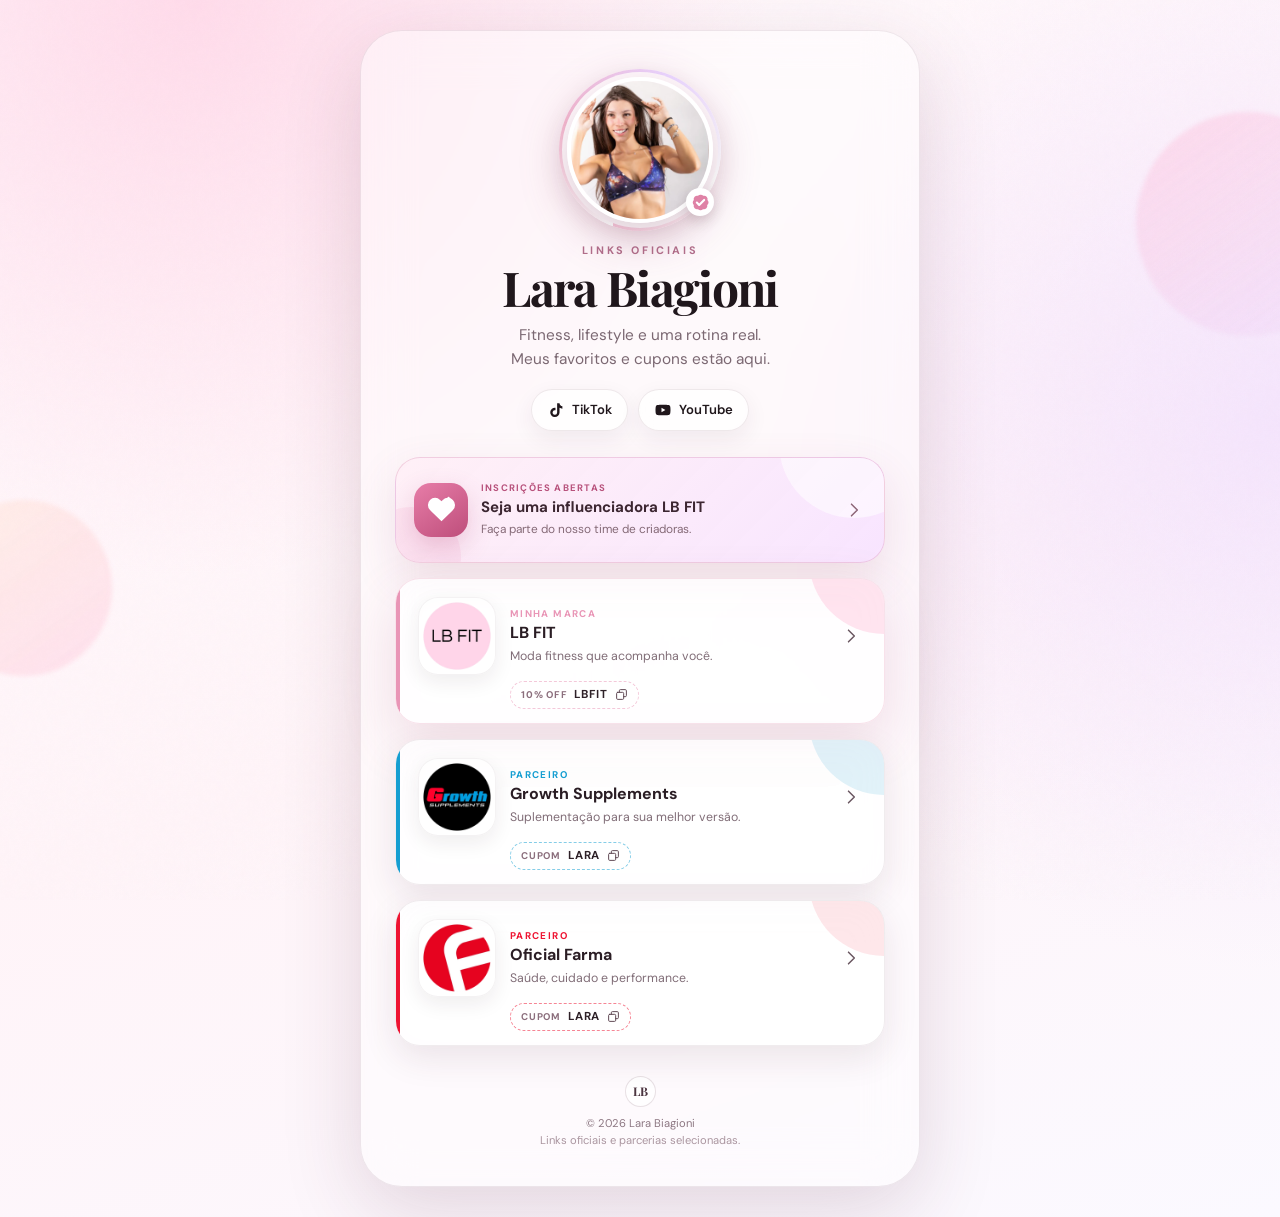
<file: index.html>
<!doctype html>
<html lang="pt-BR">
<head>
  <meta charset="utf-8">
  <meta name="viewport" content="width=device-width,initial-scale=1">
  <meta http-equiv="refresh" content="0; url=links/index.html">
  <title>Lara Biagioni</title>
  <link rel="canonical" href="https://larabiagioni.com.br/links/">
  <script>location.replace('links/index.html' + location.search + location.hash);</script>
</head>
<body><p><a href="links/index.html">Acessar os links oficiais de Lara Biagioni</a></p></body>
</html>
</file>
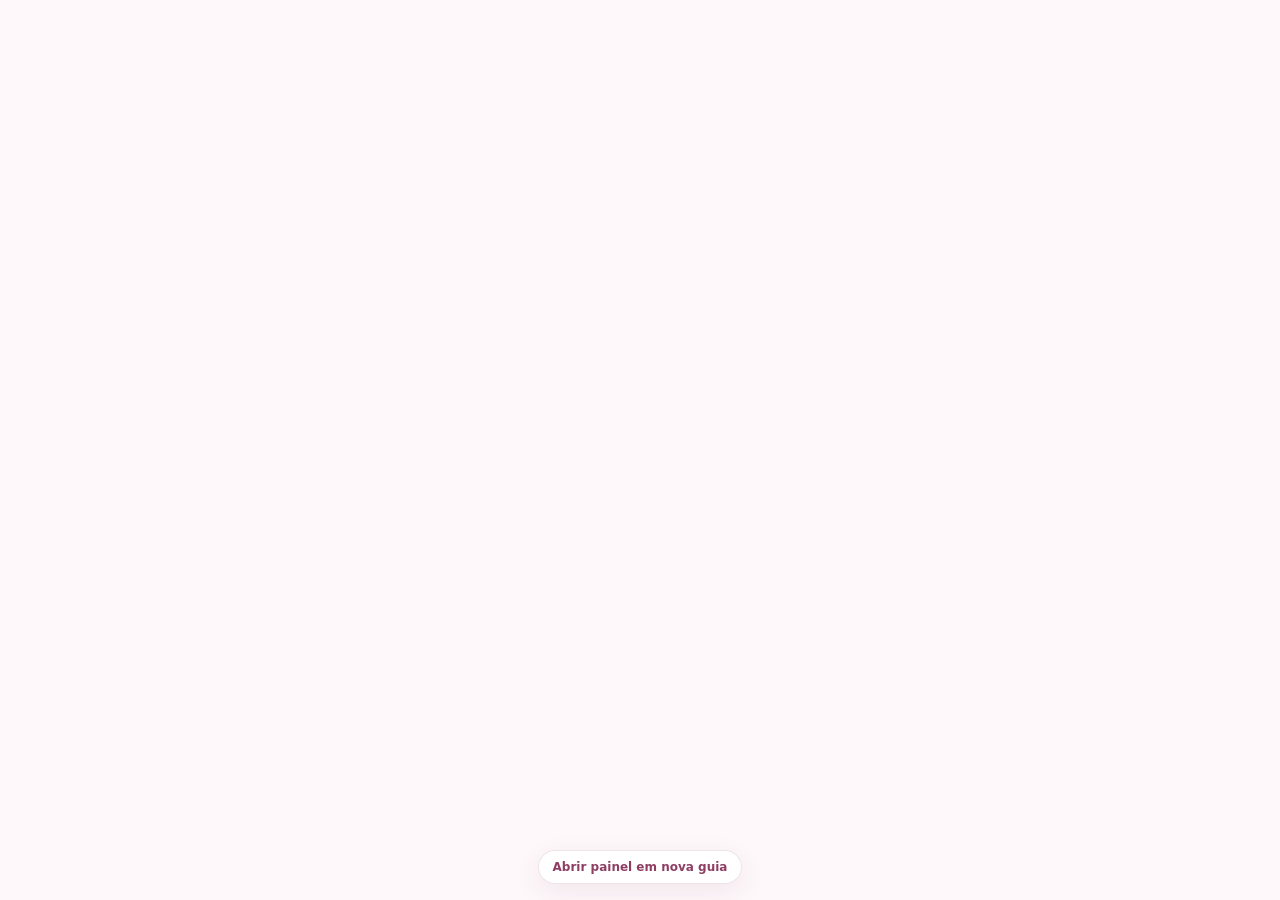
<file: admin/index.html>
<!doctype html>
<html lang="pt-BR">
<head>
  <meta charset="utf-8">
  <meta name="viewport" content="width=device-width,initial-scale=1,viewport-fit=cover">
  <meta name="robots" content="noindex,nofollow,noarchive">
  <meta name="theme-color" content="#fff5f9">
  <title>Painel LB FIT — Influenciadoras</title>
  <link rel="icon" href="../links/assets/favicon.png">
  <style>
    *{box-sizing:border-box}html,body{height:100%;margin:0;background:#fff8fb;font-family:Inter,ui-sans-serif,system-ui,-apple-system,BlinkMacSystemFont,"Segoe UI",sans-serif;color:#241820}
    body{overflow:hidden}.shell{height:100%;display:grid;grid-template-rows:1fr}.frame{width:100%;height:100%;border:0;background:#fff8fb}
    .fallback{position:fixed;inset:auto 16px 16px;z-index:2;display:flex;justify-content:center;pointer-events:none}
    .fallback a{pointer-events:auto;color:#8f3d63;background:rgba(255,255,255,.9);border:1px solid rgba(143,61,99,.14);box-shadow:0 8px 28px rgba(57,25,42,.08);border-radius:999px;padding:9px 14px;text-decoration:none;font-size:12px;font-weight:700;backdrop-filter:blur(14px)}
  </style>
</head>
<body>
  <main class="shell">
    <iframe class="frame" title="Painel administrativo LB FIT" referrerpolicy="no-referrer" src="https://script.google.com/macros/s/AKfycbz32cTEu1vEiWue74tuZEv_mtXJTWzF7yY9WkHjcRXPGdV5pCV983jq0HmJSHnaaPVLKg/exec?view=admin"></iframe>
  </main>
  <div class="fallback"><a href="https://script.google.com/macros/s/AKfycbz32cTEu1vEiWue74tuZEv_mtXJTWzF7yY9WkHjcRXPGdV5pCV983jq0HmJSHnaaPVLKg/exec?view=admin" target="_blank" rel="noopener noreferrer">Abrir painel em nova guia</a></div>
</body>
</html>
</file>
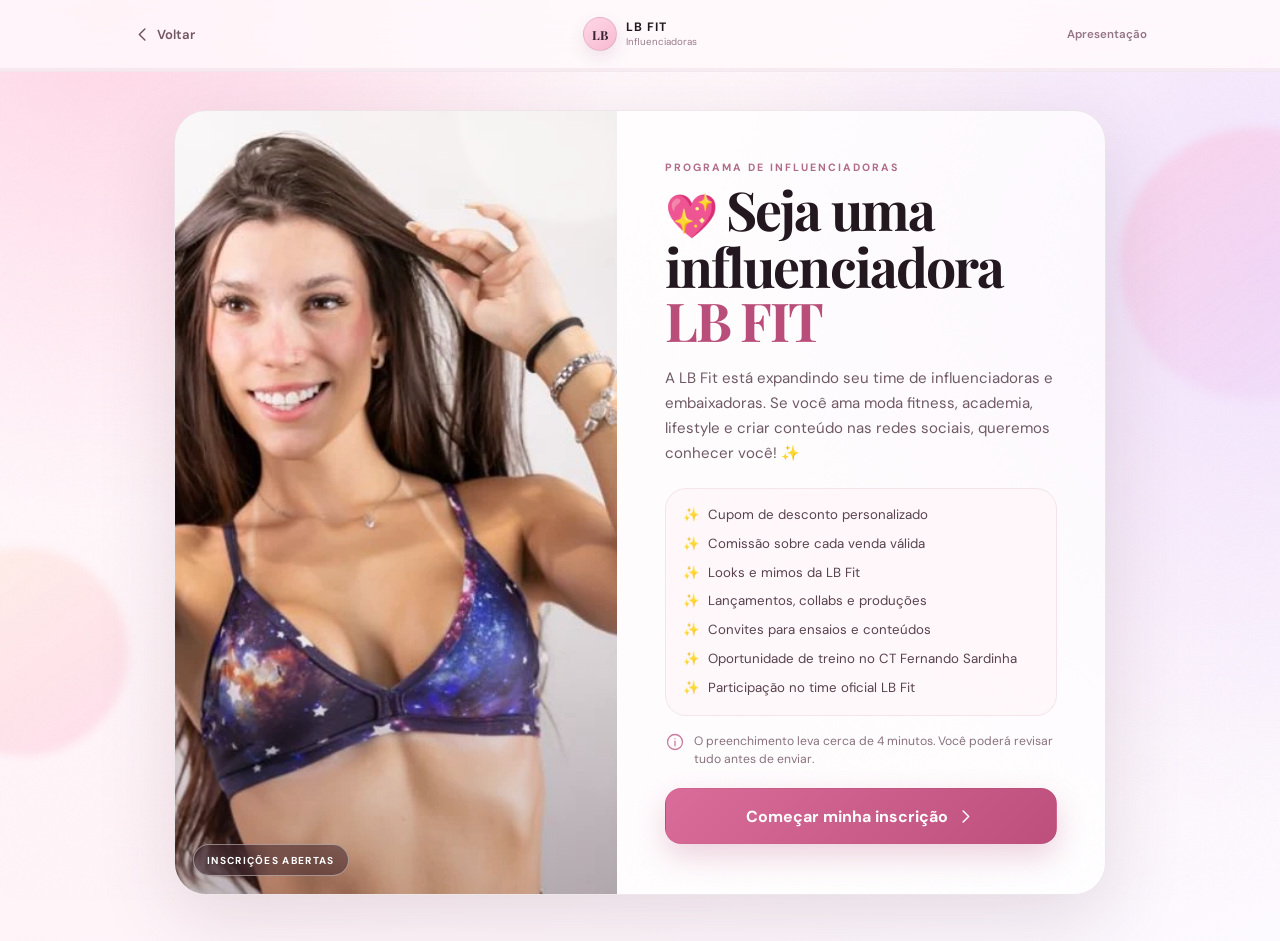
<file: influenciadoras/index.html>
<!doctype html>
<html lang="pt-BR">
<head>
  <meta charset="utf-8">
  <meta name="viewport" content="width=device-width, initial-scale=1, viewport-fit=cover">
  <meta name="theme-color" content="#fff5f9">
  <meta name="color-scheme" content="light">
  <title>Seja uma influenciadora LB FIT | Lara Biagioni</title>
  <meta name="description" content="Inscreva-se para fazer parte do time de influenciadoras e embaixadoras LB FIT.">
  <meta name="robots" content="index,follow,max-image-preview:large">
  <link rel="canonical" href="https://larabiagioni.com.br/influenciadoras/">
  <link rel="icon" type="image/png" href="../links/assets/favicon.png">
  <link rel="apple-touch-icon" href="../links/assets/icon-192.png">

  <meta property="og:type" content="website">
  <meta property="og:locale" content="pt_BR">
  <meta property="og:title" content="Seja uma influenciadora LB FIT">
  <meta property="og:description" content="Moda fitness, conteúdo autêntico e uma parceria feita para crescer junto.">
  <meta property="og:url" content="https://larabiagioni.com.br/influenciadoras/">
  <meta property="og:image" content="https://larabiagioni.com.br/links/assets/og-lara-biagioni.jpg">
  <meta name="twitter:card" content="summary_large_image">

  <link rel="preconnect" href="https://fonts.googleapis.com">
  <link rel="preconnect" href="https://fonts.gstatic.com" crossorigin>
  <link href="https://fonts.googleapis.com/css2?family=DM+Sans:wght@400;500;600;700&family=Playfair+Display:wght@600;700&display=swap" rel="stylesheet">
  <link rel="preload" href="assets/lara-hero.webp" as="image" type="image/webp">
  <link rel="stylesheet" href="styles.css?v=20260804-4">
</head>
<body>
  <div class="ambient ambient-one" aria-hidden="true"></div>
  <div class="ambient ambient-two" aria-hidden="true"></div>
  <div class="grain" aria-hidden="true"></div>

  <header class="topbar">
    <div class="topbar-inner">
      <a class="back-link" href="../links/index.html" aria-label="Voltar para os links de Lara Biagioni">
        <svg viewBox="0 0 24 24" aria-hidden="true"><path d="m15 5-7 7 7 7"/></svg>
        <span>Voltar</span>
      </a>
      <div class="mini-brand" aria-label="Lara Biagioni e LB FIT">
        <span class="mini-brand-lb">LB</span>
        <span><strong>LB FIT</strong><small>Influenciadoras</small></span>
      </div>
      <span class="step-counter" id="stepCounter" aria-live="polite">Apresentação</span>
    </div>
    <div class="progress" aria-hidden="true"><span id="progressBar"></span></div>
  </header>

  <main class="form-page">
    <form id="applicationForm" novalidate autocomplete="on">
      <section class="step intro-step is-active" data-step="0" aria-labelledby="intro-title">
        <div class="intro-card">
          <div class="intro-photo-wrap" aria-hidden="true">
            <span class="photo-glow"></span>
            <img src="assets/lara-hero.webp" alt="" width="640" height="640" fetchpriority="high">
            <span class="photo-badge">INSCRIÇÕES ABERTAS</span>
          </div>

          <div class="intro-copy">
            <p class="eyebrow">PROGRAMA DE INFLUENCIADORAS</p>
            <h1 id="intro-title"><span>💖</span> Seja uma influenciadora <em>LB FIT</em></h1>
            <p class="lead">A LB Fit está expandindo seu time de influenciadoras e embaixadoras. Se você ama moda fitness, academia, lifestyle e criar conteúdo nas redes sociais, queremos conhecer você! ✨</p>

            <div class="benefits" aria-label="Benefícios do programa">
              <p><span>✨</span> Cupom de desconto personalizado</p>
              <p><span>✨</span> Comissão sobre cada venda válida</p>
              <p><span>✨</span> Looks e mimos da LB Fit</p>
              <p><span>✨</span> Lançamentos, collabs e produções</p>
              <p><span>✨</span> Convites para ensaios e conteúdos</p>
              <p><span>✨</span> Oportunidade de treino no CT Fernando Sardinha</p>
              <p><span>✨</span> Participação no time oficial LB Fit</p>
            </div>

            <div class="intro-note">
              <svg viewBox="0 0 24 24" aria-hidden="true"><path d="M12 22a10 10 0 1 0 0-20 10 10 0 0 0 0 20Z"/><path d="M12 11v6M12 7.5h.01"/></svg>
              <span>O preenchimento leva cerca de 4 minutos. Você poderá revisar tudo antes de enviar.</span>
            </div>

            <button class="primary-button intro-button" type="button" data-next>
              <span>Começar minha inscrição</span>
              <svg viewBox="0 0 24 24" aria-hidden="true"><path d="m9 5 7 7-7 7"/></svg>
            </button>
          </div>
        </div>
      </section>

      <section class="step" data-step="1" aria-labelledby="step-1-title" hidden>
        <div class="question-card">
          <div class="section-heading">
            <span class="section-icon">01</span>
            <div>
              <p class="eyebrow">SOBRE VOCÊ</p>
              <h2 id="step-1-title">Vamos começar pelo básico</h2>
              <p>Conte quem você é e onde mora.</p>
            </div>
          </div>

          <div class="fields-grid">
            <div class="field field-full">
              <label for="fullName">Qual é o seu nome completo?</label>
              <input id="fullName" name="fullName" type="text" placeholder="Ex.: Ana Carolina Silva" autocomplete="name" maxlength="120" required>
              <p class="field-hint">Digite seu nome e sobrenome.</p>
              <p class="field-error" data-error-for="fullName"></p>
            </div>

            <div class="field">
              <label for="age">Qual é a sua idade?</label>
              <div class="input-suffix">
                <input id="age" name="age" type="number" inputmode="numeric" min="13" max="99" placeholder="Ex.: 24" required>
                <span>anos</span>
              </div>
              <p class="field-error" data-error-for="age"></p>
            </div>

            <div class="field">
              <label for="city">Em qual cidade você mora?</label>
              <input id="city" name="city" type="text" placeholder="Ex.: Passos" autocomplete="address-level2" maxlength="80" required>
              <p class="field-error" data-error-for="city"></p>
            </div>

            <div class="field field-full">
              <label for="state">Qual é o estado?</label>
              <div class="select-wrap">
                <select id="state" name="state" autocomplete="address-level1" required>
                  <option value="">Selecione seu estado</option>
                  <option value="AC">Acre</option><option value="AL">Alagoas</option><option value="AP">Amapá</option><option value="AM">Amazonas</option>
                  <option value="BA">Bahia</option><option value="CE">Ceará</option><option value="DF">Distrito Federal</option><option value="ES">Espírito Santo</option>
                  <option value="GO">Goiás</option><option value="MA">Maranhão</option><option value="MT">Mato Grosso</option><option value="MS">Mato Grosso do Sul</option>
                  <option value="MG">Minas Gerais</option><option value="PA">Pará</option><option value="PB">Paraíba</option><option value="PR">Paraná</option>
                  <option value="PE">Pernambuco</option><option value="PI">Piauí</option><option value="RJ">Rio de Janeiro</option><option value="RN">Rio Grande do Norte</option>
                  <option value="RS">Rio Grande do Sul</option><option value="RO">Rondônia</option><option value="RR">Roraima</option><option value="SC">Santa Catarina</option>
                  <option value="SP">São Paulo</option><option value="SE">Sergipe</option><option value="TO">Tocantins</option>
                </select>
                <svg viewBox="0 0 24 24" aria-hidden="true"><path d="m7 10 5 5 5-5"/></svg>
              </div>
              <p class="field-error" data-error-for="state"></p>
            </div>
          </div>
        </div>
      </section>

      <section class="step" data-step="2" aria-labelledby="step-2-title" hidden>
        <div class="question-card">
          <div class="section-heading">
            <span class="section-icon">02</span>
            <div>
              <p class="eyebrow">SEU CONTATO</p>
              <h2 id="step-2-title">Como falamos com você?</h2>
              <p>Usaremos estes dados somente para analisar a inscrição e entrar em contato sobre o programa.</p>
            </div>
          </div>

          <div class="fields-grid single-column">
            <div class="field">
              <label for="whatsapp">Qual é o seu WhatsApp?</label>
              <div class="input-prefix">
                <span>+55</span>
                <input id="whatsapp" name="whatsapp" type="tel" inputmode="tel" placeholder="(35) 99999-9999" autocomplete="tel-national" maxlength="16" required>
              </div>
              <p class="field-hint">Inclua o DDD. Este será o canal oficial de contato.</p>
              <p class="field-error" data-error-for="whatsapp"></p>
            </div>

            <div class="field">
              <label for="email">Qual é o seu e-mail?</label>
              <input id="email" name="email" type="email" inputmode="email" placeholder="Ex.: ana@email.com" autocomplete="email" maxlength="160" required>
              <p class="field-error" data-error-for="email"></p>
            </div>
          </div>
        </div>
      </section>

      <section class="step" data-step="3" aria-labelledby="step-3-title" hidden>
        <div class="question-card">
          <div class="section-heading">
            <span class="section-icon">03</span>
            <div>
              <p class="eyebrow">SUAS REDES</p>
              <h2 id="step-3-title">Onde você cria conteúdo?</h2>
              <p>Informe seus perfis para que nosso time consiga conhecer melhor o seu trabalho.</p>
            </div>
          </div>

          <div class="fields-grid single-column">
            <div class="field">
              <label for="instagram">Qual é o seu @ do Instagram?</label>
              <div class="input-prefix handle-prefix">
                <span>@</span>
                <input id="instagram" name="instagram" type="text" placeholder="usuariox" autocomplete="off" autocapitalize="none" spellcheck="false" maxlength="80" required>
              </div>
              <p class="field-hint">Você pode digitar apenas o usuário ou colar o link do perfil.</p>
              <p class="field-error" data-error-for="instagram"></p>
            </div>

            <fieldset class="field option-field" data-group="socialNetworks">
              <legend>Você possui outras redes sociais?</legend>
              <p class="field-hint before-options">Selecione todas que se aplicam.</p>
              <div class="option-grid option-grid-two">
                <label class="choice-card">
                  <input type="checkbox" name="socialNetworks" value="TikTok">
                  <span class="choice-mark"><svg viewBox="0 0 24 24" aria-hidden="true"><path d="m6 12 4 4 8-8"/></svg></span>
                  <span><strong>TikTok</strong><small>Tenho perfil ativo</small></span>
                </label>
                <label class="choice-card">
                  <input type="checkbox" name="socialNetworks" value="YouTube">
                  <span class="choice-mark"><svg viewBox="0 0 24 24" aria-hidden="true"><path d="m6 12 4 4 8-8"/></svg></span>
                  <span><strong>YouTube</strong><small>Tenho canal</small></span>
                </label>
                <label class="choice-card">
                  <input type="checkbox" name="socialNetworks" value="Outra">
                  <span class="choice-mark"><svg viewBox="0 0 24 24" aria-hidden="true"><path d="m6 12 4 4 8-8"/></svg></span>
                  <span><strong>Outra</strong><small>Outra plataforma</small></span>
                </label>
                <label class="choice-card choice-none">
                  <input type="checkbox" name="socialNetworks" value="Não possuo" data-exclusive>
                  <span class="choice-mark"><svg viewBox="0 0 24 24" aria-hidden="true"><path d="m6 12 4 4 8-8"/></svg></span>
                  <span><strong>Não possuo</strong><small>Somente Instagram</small></span>
                </label>
              </div>
              <p class="field-error" data-error-for="socialNetworks"></p>
            </fieldset>

            <div class="conditional-fields" id="tiktokFields" hidden>
              <div class="field">
                <label for="tiktok">Qual é o seu @ ou link do TikTok?</label>
                <input id="tiktok" name="tiktok" type="text" placeholder="Ex.: @usuariox" autocapitalize="none" spellcheck="false" maxlength="180">
                <p class="field-error" data-error-for="tiktok"></p>
              </div>
            </div>

            <div class="conditional-fields" id="youtubeFields" hidden>
              <div class="field">
                <label for="youtube">Qual é o @ ou link do seu canal no YouTube?</label>
                <input id="youtube" name="youtube" type="text" placeholder="Ex.: youtube.com/@usuariox" autocapitalize="none" spellcheck="false" maxlength="220">
                <p class="field-error" data-error-for="youtube"></p>
              </div>
            </div>

            <div class="conditional-fields other-network-grid" id="otherNetworkFields" hidden>
              <div class="field">
                <label for="otherNetworkName">Qual é a rede?</label>
                <input id="otherNetworkName" name="otherNetworkName" type="text" placeholder="Ex.: Kwai" maxlength="60">
                <p class="field-error" data-error-for="otherNetworkName"></p>
              </div>
              <div class="field">
                <label for="otherNetworkLink">Qual é o @ ou link?</label>
                <input id="otherNetworkLink" name="otherNetworkLink" type="text" placeholder="Ex.: @usuariox" autocapitalize="none" spellcheck="false" maxlength="220">
                <p class="field-error" data-error-for="otherNetworkLink"></p>
              </div>
            </div>
          </div>
        </div>
      </section>

      <section class="step" data-step="4" aria-labelledby="step-4-title" hidden>
        <div class="question-card">
          <div class="section-heading">
            <span class="section-icon">04</span>
            <div>
              <p class="eyebrow">SEU CONTEÚDO</p>
              <h2 id="step-4-title">Queremos conhecer sua rotina criativa</h2>
              <p>Não existe uma resposta “certa”. Buscamos perfis autênticos e alinhados com a marca.</p>
            </div>
          </div>

          <fieldset class="field option-field" data-group="followers">
            <legend>Quantos seguidores você possui no Instagram?</legend>
            <div class="stacked-options lettered-options">
              <label class="radio-card"><input type="radio" name="followers" value="Até 2 mil"><span class="option-letter">A</span><span>Até 2 mil</span><span class="radio-dot"></span></label>
              <label class="radio-card"><input type="radio" name="followers" value="2 mil – 10 mil"><span class="option-letter">B</span><span>2 mil – 10 mil</span><span class="radio-dot"></span></label>
              <label class="radio-card"><input type="radio" name="followers" value="10 mil – 50 mil"><span class="option-letter">C</span><span>10 mil – 50 mil</span><span class="radio-dot"></span></label>
              <label class="radio-card"><input type="radio" name="followers" value="50 mil – 100 mil"><span class="option-letter">D</span><span>50 mil – 100 mil</span><span class="radio-dot"></span></label>
              <label class="radio-card"><input type="radio" name="followers" value="Mais de 100 mil"><span class="option-letter">E</span><span>Mais de 100 mil</span><span class="radio-dot"></span></label>
            </div>
            <p class="field-error" data-error-for="followers"></p>
          </fieldset>

          <fieldset class="field option-field" data-group="contentType">
            <legend>Qual tipo de conteúdo você mais produz?</legend>
            <div class="option-grid option-grid-two compact-options">
              <label class="radio-card"><input type="radio" name="contentType" value="Fitness/Academia"><span>Fitness / Academia</span><span class="radio-dot"></span></label>
              <label class="radio-card"><input type="radio" name="contentType" value="Moda/Looks"><span>Moda / Looks</span><span class="radio-dot"></span></label>
              <label class="radio-card"><input type="radio" name="contentType" value="Lifestyle"><span>Lifestyle</span><span class="radio-dot"></span></label>
              <label class="radio-card"><input type="radio" name="contentType" value="Beleza"><span>Beleza</span><span class="radio-dot"></span></label>
              <label class="radio-card"><input type="radio" name="contentType" value="Vlogs/Dia a dia"><span>Vlogs / Dia a dia</span><span class="radio-dot"></span></label>
              <label class="radio-card"><input type="radio" name="contentType" value="Outro"><span>Outro</span><span class="radio-dot"></span></label>
            </div>
            <p class="field-error" data-error-for="contentType"></p>
          </fieldset>

          <div class="conditional-fields" id="contentOtherFields" hidden>
            <div class="field">
              <label for="contentOther">Qual tipo de conteúdo?</label>
              <input id="contentOther" name="contentOther" type="text" placeholder="Ex.: Corrida e bem-estar" maxlength="100">
              <p class="field-error" data-error-for="contentOther"></p>
            </div>
          </div>

          <fieldset class="field option-field" data-group="frequency">
            <legend>Com que frequência você produz conteúdo?</legend>
            <div class="stacked-options">
              <label class="radio-card"><input type="radio" name="frequency" value="Todos os dias"><span>Todos os dias</span><span class="radio-dot"></span></label>
              <label class="radio-card"><input type="radio" name="frequency" value="3 a 5 vezes por semana"><span>3 a 5 vezes por semana</span><span class="radio-dot"></span></label>
              <label class="radio-card"><input type="radio" name="frequency" value="1 a 2 vezes por semana"><span>1 a 2 vezes por semana</span><span class="radio-dot"></span></label>
              <label class="radio-card"><input type="radio" name="frequency" value="Algumas vezes por mês"><span>Algumas vezes por mês</span><span class="radio-dot"></span></label>
              <label class="radio-card"><input type="radio" name="frequency" value="Raramente"><span>Raramente</span><span class="radio-dot"></span></label>
            </div>
            <p class="field-error" data-error-for="frequency"></p>
          </fieldset>
        </div>
      </section>

      <section class="step" data-step="5" aria-labelledby="step-5-title" hidden>
        <div class="question-card">
          <div class="section-heading">
            <span class="section-icon">05</span>
            <div>
              <p class="eyebrow">VOCÊ + LB FIT</p>
              <h2 id="step-5-title">Agora queremos conhecer você de verdade</h2>
              <p>Conte como se imagina criando junto com a LB Fit.</p>
            </div>
          </div>

          <fieldset class="field option-field" data-group="comfortableVideo">
            <legend>Você se sente confortável em aparecer em vídeos usando e mostrando os looks da LB Fit?</legend>
            <div class="stacked-options">
              <label class="radio-card"><input type="radio" name="comfortableVideo" value="Sim"><span>Sim</span><span class="radio-dot"></span></label>
              <label class="radio-card"><input type="radio" name="comfortableVideo" value="Não"><span>Não</span><span class="radio-dot"></span></label>
              <label class="radio-card"><input type="radio" name="comfortableVideo" value="Depende do tipo de conteúdo"><span>Depende do tipo de conteúdo</span><span class="radio-dot"></span></label>
            </div>
            <p class="field-error" data-error-for="comfortableVideo"></p>
          </fieldset>

          <fieldset class="field option-field" data-group="discoveredBy">
            <legend>Como você conheceu a LB Fit?</legend>
            <div class="option-grid option-grid-two compact-options">
              <label class="radio-card"><input type="radio" name="discoveredBy" value="Instagram"><span>Instagram</span><span class="radio-dot"></span></label>
              <label class="radio-card"><input type="radio" name="discoveredBy" value="TikTok"><span>TikTok</span><span class="radio-dot"></span></label>
              <label class="radio-card"><input type="radio" name="discoveredBy" value="Indicação"><span>Indicação</span><span class="radio-dot"></span></label>
              <label class="radio-card"><input type="radio" name="discoveredBy" value="Já sou cliente"><span>Já sou cliente</span><span class="radio-dot"></span></label>
              <label class="radio-card"><input type="radio" name="discoveredBy" value="Através da Lara"><span>Através da Lara</span><span class="radio-dot"></span></label>
              <label class="radio-card"><input type="radio" name="discoveredBy" value="Outro"><span>Outro</span><span class="radio-dot"></span></label>
            </div>
            <p class="field-error" data-error-for="discoveredBy"></p>
          </fieldset>

          <div class="conditional-fields" id="discoveredOtherFields" hidden>
            <div class="field">
              <label for="discoveredOther">Conte como você conheceu a marca</label>
              <input id="discoveredOther" name="discoveredOther" type="text" placeholder="Ex.: Em um evento de corrida" maxlength="120">
              <p class="field-error" data-error-for="discoveredOther"></p>
            </div>
          </div>

          <div class="field">
            <label for="motivation">Por que você gostaria de fazer parte do time de influenciadoras LB Fit?</label>
            <textarea id="motivation" name="motivation" rows="6" placeholder="Ex.: Eu me identifico com a proposta da marca porque..." minlength="25" maxlength="1200" required></textarea>
            <div class="textarea-meta"><span>Seja autêntica — queremos conhecer sua história.</span><span id="motivationCount">0/1200</span></div>
            <p class="field-error" data-error-for="motivation"></p>
          </div>
        </div>
      </section>

      <section class="step" data-step="6" aria-labelledby="step-6-title" hidden>
        <div class="question-card program-card">
          <div class="section-heading">
            <span class="section-icon">06</span>
            <div>
              <p class="eyebrow">A PARCERIA</p>
              <h2 id="step-6-title">Como funciona o programa?</h2>
              <p>Leia com atenção as condições e responsabilidades antes de finalizar.</p>
            </div>
          </div>

          <div class="program-section">
            <h3><span>💗</span> Como funciona a parceria?</h3>
            <div class="info-grid">
              <article class="info-card">
                <span class="info-icon">🛍️</span>
                <div><h4>10% OFF para seus seguidores</h4><p>Seu cupom personalizado garante 10% de desconto nas compras realizadas no site da LB Fit.</p></div>
              </article>
              <article class="info-card">
                <span class="info-icon">💰</span>
                <div><h4>10% de comissão para você</h4><p>Você recebe 10% de comissão sobre cada venda válida e concluída realizada com o seu cupom.</p></div>
              </article>
              <article class="info-card">
                <span class="info-icon">📊</span>
                <div><h4>Acompanhamento das vendas</h4><p>As vendas com seu cupom serão registradas pela LB Fit. As informações serão enviadas pelo WhatsApp oficial da marca.</p></div>
              </article>
              <article class="info-card">
                <span class="info-icon">💸</span>
                <div><h4>Pagamento das comissões</h4><p>As comissões serão contabilizadas mensalmente e pagas via PIX, conforme as vendas válidas do período.</p></div>
              </article>
              <article class="info-card info-card-wide">
                <span class="info-icon">💬</span>
                <div><h4>Comunicação</h4><p>A comunicação será realizada pelo WhatsApp oficial da marca, incluindo vendas, comissões, recebidos, lançamentos e demais assuntos da parceria.</p></div>
              </article>
            </div>
          </div>

          <div class="program-section responsibilities">
            <h3><span>💗</span> Responsabilidades da influenciadora</h3>
            <div class="responsibility-list">
              <p><span>📲</span> Fazer Stories usando e mostrando os looks da LB Fit, divulgando o cupom personalizado e marcando <strong>@use.lbfit</strong>.</p>
              <p><span>🎥</span> Publicar pelo menos <strong>1 Reel por mês</strong> utilizando looks da LB Fit, marcando a marca e divulgando o cupom.</p>
              <p><span>🛍️</span> Apoiar a divulgação de lançamentos, promoções e lives da LB Fit através dos Stories.</p>
              <p><span>✨</span> Produzir conteúdos de forma espontânea e autêntica, mantendo seu próprio estilo e linguagem.</p>
              <p><span>💕</span> A permanência no programa está sujeita à participação e ao cumprimento das condições da parceria.</p>
            </div>
          </div>

          <div class="program-note">
            <svg viewBox="0 0 24 24" aria-hidden="true"><path d="M20.8 4.6a5.5 5.5 0 0 0-7.8 0L12 5.7l-1.1-1.1a5.5 5.5 0 0 0-7.8 7.8l1.1 1.1L12 21l7.8-7.5 1.1-1.1a5.5 5.5 0 0 0-.1-7.8Z"/></svg>
            <p>A aprovação não é automática. Cada perfil será analisado pela equipe LB Fit de acordo com o alinhamento à marca e às necessidades atuais do programa.</p>
          </div>
        </div>
      </section>

      <section class="step" data-step="7" aria-labelledby="step-7-title" hidden>
        <div class="question-card review-card">
          <div class="section-heading">
            <span class="section-icon">07</span>
            <div>
              <p class="eyebrow">REVISÃO FINAL</p>
              <h2 id="step-7-title">Está tudo certo?</h2>
              <p>Confira as principais informações antes de enviar sua inscrição.</p>
            </div>
          </div>

          <div class="review-summary" id="reviewSummary"></div>

          <button class="edit-answers" type="button" data-go-step="1">
            <svg viewBox="0 0 24 24" aria-hidden="true"><path d="M12 20h9M16.5 3.5a2.1 2.1 0 0 1 3 3L8 18l-4 1 1-4L16.5 3.5Z"/></svg>
            Revisar minhas respostas
          </button>

          <label class="consent-card">
            <input id="consent" name="consent" type="checkbox" value="Sim, concordo" required>
            <span class="consent-check"><svg viewBox="0 0 24 24" aria-hidden="true"><path d="m6 12 4 4 8-8"/></svg></span>
            <span>Li e concordo com as condições do Programa de Influenciadoras LB Fit e autorizo o uso dos dados enviados para análise e contato sobre esta inscrição. 💗</span>
          </label>
          <p class="field-error consent-error" data-error-for="consent"></p>

          <div class="privacy-note">
            <svg viewBox="0 0 24 24" aria-hidden="true"><path d="M12 22s8-4 8-10V5l-8-3-8 3v7c0 6 8 10 8 10Z"/><path d="m9 12 2 2 4-4"/></svg>
            <p>Seus dados não ficam públicos e serão usados pela LB Fit somente para avaliar esta inscrição e realizar contatos relacionados ao programa.</p>
          </div>

          <div class="form-alert" id="formAlert" role="alert" hidden></div>

          <div class="honeypot" aria-hidden="true">
            <label for="website">Não preencha este campo</label>
            <input id="website" name="website" type="text" tabindex="-1" autocomplete="off">
          </div>
        </div>
      </section>

      <section class="step success-step" data-step="8" aria-labelledby="success-title" hidden>
        <div class="success-card">
          <div class="success-icon" aria-hidden="true">
            <svg viewBox="0 0 24 24"><path d="M20.8 4.6a5.5 5.5 0 0 0-7.8 0L12 5.7l-1.1-1.1a5.5 5.5 0 0 0-7.8 7.8l1.1 1.1L12 21l7.8-7.5 1.1-1.1a5.5 5.5 0 0 0-.1-7.8Z"/><path class="success-check" d="m8.4 12.2 2.2 2.2 5-5"/></svg>
          </div>
          <p class="eyebrow">TUDO CERTO</p>
          <h2 id="success-title">Inscrição enviada! 💕</h2>
          <p>Obrigada pelo interesse em fazer parte do time LB Fit. Nossa equipe irá analisar suas informações e, caso seu perfil seja selecionado, entraremos em contato pelo WhatsApp informado no cadastro.</p>
          <div class="success-reference" id="successReference" hidden></div>
          <a class="primary-button" href="../links/index.html">
            <span>Voltar para os links da Lara</span>
            <svg viewBox="0 0 24 24" aria-hidden="true"><path d="m9 5 7 7-7 7"/></svg>
          </a>
        </div>
      </section>

      <div class="form-navigation" id="formNavigation" hidden>
        <button class="secondary-button" type="button" data-back>
          <svg viewBox="0 0 24 24" aria-hidden="true"><path d="m15 5-7 7 7 7"/></svg>
          <span>Voltar</span>
        </button>
        <button class="primary-button" id="nextButton" type="button" data-next>
          <span>Continuar</span>
          <svg viewBox="0 0 24 24" aria-hidden="true"><path d="m9 5 7 7-7 7"/></svg>
        </button>
        <button class="primary-button submit-button" id="submitButton" type="submit" hidden>
          <span class="button-label">Enviar minha inscrição</span>
          <span class="button-loading" aria-hidden="true"><span class="spinner"></span> Enviando...</span>
          <svg class="button-arrow" viewBox="0 0 24 24" aria-hidden="true"><path d="m9 5 7 7-7 7"/></svg>
        </button>
      </div>
    </form>
  </main>

  <iframe id="googleSheetsReceiver" name="googleSheetsReceiver" class="submission-receiver" title="Envio seguro do formulário" aria-hidden="true" tabindex="-1"></iframe>
  <div class="toast" id="toast" role="status" aria-live="polite"></div>

  <script src="config.js?v=20260804-4"></script>
  <script src="app.js?v=20260804-4" defer></script>
</body>
</html>
</file>
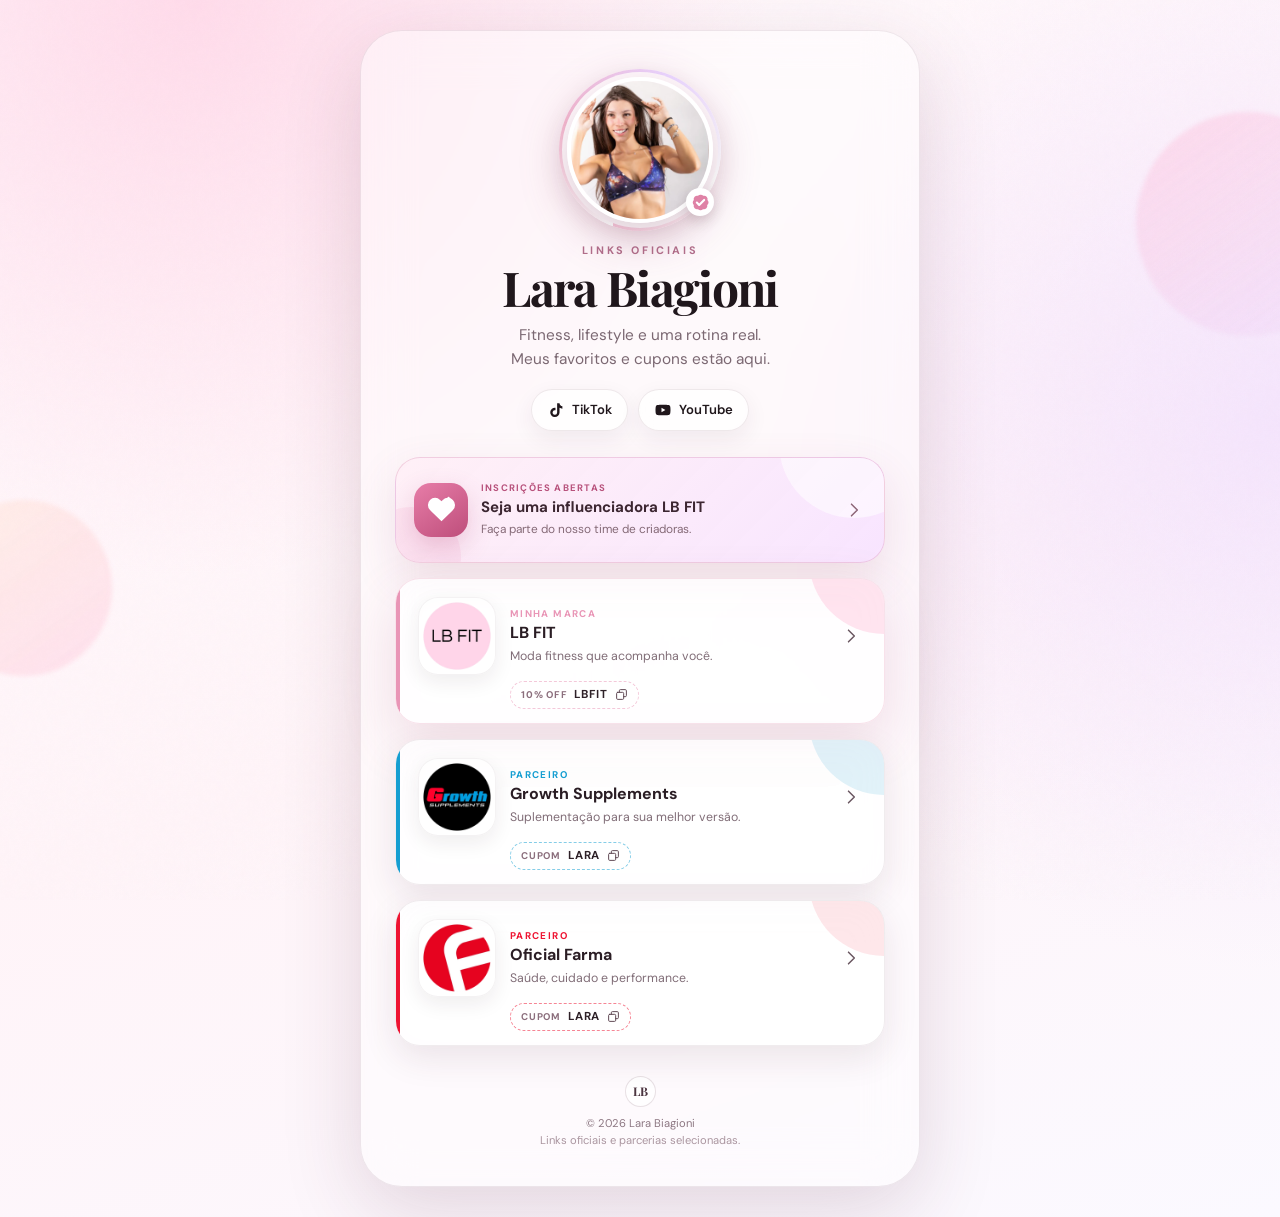
<file: links/index.html>
<!doctype html>
<html lang="pt-BR">
<head>
  <meta charset="utf-8">
  <meta name="viewport" content="width=device-width, initial-scale=1, viewport-fit=cover">
  <meta name="theme-color" content="#fff5f9">
  <meta name="color-scheme" content="light">
  <title>Lara Biagioni — Links Oficiais</title>
  <meta name="description" content="Links oficiais, cupons e redes sociais de Lara Biagioni. Economize na LB FIT, Growth Supplements e Oficial Farma.">
  <meta name="robots" content="index,follow,max-image-preview:large">
  <link rel="canonical" href="https://larabiagioni.com.br/links/">
  <link rel="icon" type="image/png" href="assets/favicon.png">
  <link rel="apple-touch-icon" href="assets/icon-192.png">
  <link rel="manifest" href="manifest.webmanifest">

  <meta property="og:type" content="profile">
  <meta property="og:locale" content="pt_BR">
  <meta property="og:title" content="Lara Biagioni — Links Oficiais">
  <meta property="og:description" content="Redes sociais, marcas parceiras e cupons exclusivos.">
  <meta property="og:url" content="https://larabiagioni.com.br/links/">
  <meta property="og:image" content="https://larabiagioni.com.br/links/assets/og-lara-biagioni.jpg">
  <meta property="og:image:width" content="1200">
  <meta property="og:image:height" content="630">
  <meta property="profile:first_name" content="Lara">
  <meta property="profile:last_name" content="Biagioni">
  <meta name="twitter:card" content="summary_large_image">

  <link rel="preload" href="assets/lara-profile.webp" as="image" type="image/webp">
  <link rel="stylesheet" href="styles.css">

  <script type="application/ld+json">
  {
    "@context": "https://schema.org",
    "@type": "Person",
    "name": "Lara Biagioni",
    "url": "https://larabiagioni.com.br/links/",
    "image": "https://larabiagioni.com.br/links/assets/lara-profile.webp",
    "sameAs": [
      "https://www.tiktok.com/@larabiagioni",
      "https://youtube.com/@larabiagionii"
    ]
  }
  </script>
</head>
<body>
  <div class="ambient ambient-one" aria-hidden="true"></div>
  <div class="ambient ambient-two" aria-hidden="true"></div>
  <div class="grain" aria-hidden="true"></div>

  <main class="page-shell">
    <section class="profile" aria-labelledby="profile-title">
      <div class="portrait-wrap">
        <span class="portrait-halo" aria-hidden="true"></span>
        <img class="portrait" src="assets/lara-profile.webp" width="640" height="640" alt="Lara Biagioni" fetchpriority="high">
        <span class="verified" aria-label="Perfil oficial" title="Perfil oficial">
          <svg viewBox="0 0 24 24" aria-hidden="true"><path d="M20.4 12a3.7 3.7 0 0 0-1.1-2.6 3.7 3.7 0 0 0-.9-3.5 3.7 3.7 0 0 0-3.5-.9A3.7 3.7 0 0 0 12 3.9 3.7 3.7 0 0 0 9.4 5a3.7 3.7 0 0 0-3.5.9A3.7 3.7 0 0 0 5 9.4 3.7 3.7 0 0 0 3.9 12 3.7 3.7 0 0 0 5 14.6a3.7 3.7 0 0 0 .9 3.5 3.7 3.7 0 0 0 3.5.9 3.7 3.7 0 0 0 2.6 1.1 3.7 3.7 0 0 0 2.6-1.1 3.7 3.7 0 0 0 3.5-.9 3.7 3.7 0 0 0 .9-3.5A3.7 3.7 0 0 0 20.4 12Z"/><path class="check" d="m8.2 12.1 2.4 2.4 5.2-5.2"/></svg>
        </span>
      </div>

      <p class="eyebrow">LINKS OFICIAIS</p>
      <h1 id="profile-title">Lara Biagioni</h1>
      <p class="bio">Fitness, lifestyle e uma rotina real.<br>Meus favoritos e cupons estão aqui.</p>

      <nav class="socials" aria-label="Redes sociais">
        <a class="social-link" href="https://www.tiktok.com/@larabiagioni?_r=1&_t=ZS-98aTlrEGq0t" target="_blank" rel="me noopener noreferrer" aria-label="TikTok de Lara Biagioni">
          <svg viewBox="0 0 24 24" aria-hidden="true"><path d="M16.7 3c.3 2.3 1.6 3.8 3.8 4v3.2a8.4 8.4 0 0 1-3.8-1.1v6.1a6.2 6.2 0 1 1-5.4-6.1v3.3a3 3 0 1 0 2.2 2.9V3h3.2Z"/></svg>
          <span>TikTok</span>
        </a>
        <a class="social-link" href="https://youtube.com/@larabiagionii?si=_AOJqH15owjti-rc" target="_blank" rel="me noopener noreferrer" aria-label="YouTube de Lara Biagioni">
          <svg viewBox="0 0 24 24" aria-hidden="true"><path d="M22 12s0-3.2-.4-4.7a2.7 2.7 0 0 0-1.9-1.9C18 5 12 5 12 5s-6 0-7.7.4a2.7 2.7 0 0 0-1.9 1.9C2 8.8 2 12 2 12s0 3.2.4 4.7a2.7 2.7 0 0 0 1.9 1.9C6 19 12 19 12 19s6 0 7.7-.4a2.7 2.7 0 0 0 1.9-1.9C22 15.2 22 12 22 12Zm-12 3V9l5.2 3L10 15Z"/></svg>
          <span>YouTube</span>
        </a>
      </nav>
    </section>

    <section class="links-list" aria-label="Oportunidades, cupons e marcas parceiras">
      <article class="influencer-card">
        <a href="../influenciadoras/index.html" aria-label="Inscreva-se para ser uma influenciadora LB FIT">
          <span class="influencer-icon" aria-hidden="true">
            <svg viewBox="0 0 24 24"><path d="M20.8 4.6a5.5 5.5 0 0 0-7.8 0L12 5.7l-1.1-1.1a5.5 5.5 0 0 0-7.8 7.8l1.1 1.1L12 21l7.8-7.5 1.1-1.1a5.5 5.5 0 0 0-.1-7.8Z"/><path class="spark" d="M17.5 3v3M16 4.5h3"/></svg>
          </span>
          <span class="influencer-copy">
            <span class="influencer-label">INSCRIÇÕES ABERTAS</span>
            <strong>Seja uma influenciadora LB FIT</strong>
            <small>Faça parte do nosso time de criadoras.</small>
          </span>
          <span class="influencer-arrow" aria-hidden="true"><svg viewBox="0 0 24 24"><path d="m9 5 7 7-7 7"/></svg></span>
        </a>
      </article>

      <article class="brand-card featured lbfit-card">
        <a class="card-main" href="https://www.uselbfit.com.br/" target="_blank" rel="sponsored noopener noreferrer" aria-label="Comprar na LB FIT com 10% de desconto usando o cupom LBFIT">
          <span class="logo-box logo-lbfit"><img src="assets/lbfit.png" alt="LB FIT" width="640" height="640" loading="eager"></span>
          <span class="card-copy">
            <span class="partner-label">MINHA MARCA</span>
            <strong>LB FIT</strong>
            <small>Moda fitness que acompanha você.</small>
          </span>
          <span class="arrow" aria-hidden="true"><svg viewBox="0 0 24 24"><path d="m9 5 7 7-7 7"/></svg></span>
        </a>
        <button class="coupon" type="button" data-coupon="LBFIT" aria-label="Copiar cupom LBFIT">
          <span>10% OFF</span><b>LBFIT</b><svg viewBox="0 0 24 24" aria-hidden="true"><path d="M8 8V5a2 2 0 0 1 2-2h9a2 2 0 0 1 2 2v9a2 2 0 0 1-2 2h-3M5 8h9a2 2 0 0 1 2 2v9a2 2 0 0 1-2 2H5a2 2 0 0 1-2-2v-9a2 2 0 0 1 2-2Z"/></svg>
        </button>
      </article>

      <article class="brand-card growth-card">
        <a class="card-main" href="https://www.gsuplementos.com.br/" target="_blank" rel="sponsored noopener noreferrer" aria-label="Comprar na Growth Supplements usando o cupom LARA">
          <span class="logo-box"><img src="assets/growth.png" alt="Growth Supplements" width="640" height="640" loading="lazy"></span>
          <span class="card-copy">
            <span class="partner-label">PARCEIRO</span>
            <strong>Growth Supplements</strong>
            <small>Suplementação para sua melhor versão.</small>
          </span>
          <span class="arrow" aria-hidden="true"><svg viewBox="0 0 24 24"><path d="m9 5 7 7-7 7"/></svg></span>
        </a>
        <button class="coupon" type="button" data-coupon="LARA" aria-label="Copiar cupom LARA da Growth Supplements">
          <span>CUPOM</span><b>LARA</b><svg viewBox="0 0 24 24" aria-hidden="true"><path d="M8 8V5a2 2 0 0 1 2-2h9a2 2 0 0 1 2 2v9a2 2 0 0 1-2 2h-3M5 8h9a2 2 0 0 1 2 2v9a2 2 0 0 1-2 2H5a2 2 0 0 1-2-2v-9a2 2 0 0 1 2-2Z"/></svg>
        </button>
      </article>

      <article class="brand-card farma-card">
        <a class="card-main" href="https://www.oficialfarma.com.br/" target="_blank" rel="sponsored noopener noreferrer" aria-label="Comprar na Oficial Farma usando o cupom LARA">
          <span class="logo-box"><img src="assets/oficial-farma.png" alt="Oficial Farma" width="640" height="640" loading="lazy"></span>
          <span class="card-copy">
            <span class="partner-label">PARCEIRO</span>
            <strong>Oficial Farma</strong>
            <small>Saúde, cuidado e performance.</small>
          </span>
          <span class="arrow" aria-hidden="true"><svg viewBox="0 0 24 24"><path d="m9 5 7 7-7 7"/></svg></span>
        </a>
        <button class="coupon" type="button" data-coupon="LARA" aria-label="Copiar cupom LARA da Oficial Farma">
          <span>CUPOM</span><b>LARA</b><svg viewBox="0 0 24 24" aria-hidden="true"><path d="M8 8V5a2 2 0 0 1 2-2h9a2 2 0 0 1 2 2v9a2 2 0 0 1-2 2h-3M5 8h9a2 2 0 0 1 2 2v9a2 2 0 0 1-2 2H5a2 2 0 0 1-2-2v-9a2 2 0 0 1 2-2Z"/></svg>
        </button>
      </article>
    </section>

    <footer>
      <span class="footer-mark">LB</span>
      <p>© <span id="year"></span> Lara Biagioni</p>
      <p class="disclaimer">Links oficiais e parcerias selecionadas.</p>
    </footer>
  </main>

  <div class="toast" id="toast" role="status" aria-live="polite">Cupom copiado</div>
  <script src="script.js" defer></script>
</body>
</html>
</file>
<file: influenciadoras/styles.css>
:root {
  --ink: #241820;
  --muted: #78656f;
  --line: rgba(78, 38, 58, .12);
  --line-strong: rgba(174, 86, 126, .28);
  --pink: #ef9dbc;
  --pink-deep: #ce5f8b;
  --pink-soft: #fff0f6;
  --rose: #8c395e;
  --surface: rgba(255, 255, 255, .82);
  --surface-solid: #fff;
  --danger: #b83252;
  --success: #377959;
  --shadow: 0 24px 80px rgba(85, 40, 62, .14);
  --card-shadow: 0 14px 44px rgba(70, 31, 50, .10);
  --radius-lg: 32px;
  --radius-md: 22px;
}

* { box-sizing: border-box; }
html { min-height: 100%; background: #fff8fb; scroll-behavior: smooth; }
body {
  min-height: 100svh;
  margin: 0;
  color: var(--ink);
  font-family: "DM Sans", system-ui, -apple-system, BlinkMacSystemFont, "Segoe UI", sans-serif;
  background:
    radial-gradient(circle at 8% 0%, rgba(255, 205, 224, .82), transparent 32rem),
    radial-gradient(circle at 100% 28%, rgba(233, 216, 255, .68), transparent 35rem),
    linear-gradient(155deg, #fffafd 0%, #fff4f8 58%, #fcf9ff 100%);
  overflow-x: hidden;
}

button, input, select, textarea { font: inherit; }
button, a, label { -webkit-tap-highlight-color: transparent; }
label, .radio-card, .choice-card, .radio-card span, .choice-card span {
  -webkit-user-select: none;
  user-select: none;
  caret-color: transparent;
}
button { color: inherit; }
a { color: inherit; }
[hidden] { display: none !important; }

.ambient {
  position: fixed;
  z-index: 0;
  border-radius: 999px;
  pointer-events: none;
  filter: blur(4px);
  opacity: .72;
}
.ambient-one { width: 17rem; height: 17rem; right: -7rem; top: 8rem; background: linear-gradient(145deg, rgba(255, 188, 216, .64), rgba(228, 205, 255, .34)); }
.ambient-two { width: 13rem; height: 13rem; left: -5rem; bottom: 9rem; background: linear-gradient(145deg, rgba(255, 223, 192, .43), rgba(255, 180, 211, .48)); }
.grain {
  position: fixed;
  inset: 0;
  z-index: 0;
  pointer-events: none;
  opacity: .022;
  background-image: url("data:image/svg+xml,%3Csvg viewBox='0 0 160 160' xmlns='http://www.w3.org/2000/svg'%3E%3Cfilter id='n'%3E%3CfeTurbulence type='fractalNoise' baseFrequency='.9' numOctaves='4' stitchTiles='stitch'/%3E%3C/filter%3E%3Crect width='100%25' height='100%25' filter='url(%23n)' opacity='.8'/%3E%3C/svg%3E");
}

.topbar {
  position: sticky;
  top: 0;
  z-index: 20;
  border-bottom: 1px solid rgba(86, 42, 64, .08);
  background: rgba(255, 249, 252, .84);
  backdrop-filter: blur(18px) saturate(1.25);
  -webkit-backdrop-filter: blur(18px) saturate(1.25);
}
.topbar-inner {
  display: grid;
  grid-template-columns: 1fr auto 1fr;
  align-items: center;
  width: min(100%, 1050px);
  min-height: 68px;
  margin: 0 auto;
  padding: max(8px, env(safe-area-inset-top)) 18px 8px;
}
.back-link {
  justify-self: start;
  display: inline-flex;
  align-items: center;
  gap: 5px;
  color: #725563;
  font-size: .82rem;
  font-weight: 600;
  text-decoration: none;
}
.back-link svg { width: 19px; height: 19px; fill: none; stroke: currentColor; stroke-width: 1.9; stroke-linecap: round; stroke-linejoin: round; }
.mini-brand { display: flex; align-items: center; gap: 9px; min-width: 0; }
.mini-brand-lb {
  display: grid;
  place-items: center;
  width: 34px;
  height: 34px;
  border: 1px solid rgba(83, 36, 58, .12);
  border-radius: 50%;
  background: linear-gradient(145deg, #ffd7e6, #f7bad1);
  color: #37232d;
  font-family: "Playfair Display", Georgia, serif;
  font-size: .78rem;
  font-weight: 700;
  box-shadow: 0 7px 18px rgba(118, 53, 81, .12);
}
.mini-brand > span:last-child { display: grid; line-height: 1.08; }
.mini-brand strong { font-size: .76rem; letter-spacing: .08em; }
.mini-brand small { margin-top: 3px; color: #9b7c8b; font-size: .61rem; }
.step-counter { justify-self: end; color: #947585; font-size: .72rem; font-weight: 600; }
.progress { height: 3px; background: rgba(182, 105, 139, .10); overflow: hidden; }
.progress span { display: block; width: 0; height: 100%; border-radius: 999px; background: linear-gradient(90deg, #f09abb, #ca5c88); transition: width .35s ease; }

.form-page {
  position: relative;
  z-index: 1;
  width: min(100%, 890px);
  min-height: calc(100svh - 71px);
  margin: 0 auto;
  padding: 28px 16px max(34px, env(safe-area-inset-bottom));
}
.step { animation: stepIn .34s ease both; }
@keyframes stepIn { from { opacity: 0; transform: translateY(10px); } to { opacity: 1; transform: translateY(0); } }

.intro-card,
.question-card,
.success-card {
  border: 1px solid rgba(82, 39, 60, .10);
  border-radius: var(--radius-lg);
  background: rgba(255, 255, 255, .72);
  box-shadow: var(--shadow);
  backdrop-filter: blur(20px);
  -webkit-backdrop-filter: blur(20px);
}

.intro-card { overflow: hidden; }
.intro-photo-wrap {
  position: relative;
  min-height: 330px;
  overflow: hidden;
  background: linear-gradient(145deg, #f4bfd2, #f9e0e9);
}
.intro-photo-wrap::after {
  content: "";
  position: absolute;
  inset: auto 0 0;
  height: 42%;
  background: linear-gradient(transparent, rgba(47, 24, 35, .24));
  pointer-events: none;
}
.intro-photo-wrap img {
  position: absolute;
  inset: 0;
  width: 100%;
  height: 100%;
  object-fit: cover;
  object-position: center 27%;
  filter: saturate(.94) contrast(1.01);
}
.photo-glow {
  position: absolute;
  z-index: 2;
  top: -7rem;
  right: -4rem;
  width: 14rem;
  height: 14rem;
  border-radius: 50%;
  background: rgba(255,255,255,.30);
  filter: blur(3px);
}
.photo-badge {
  position: absolute;
  z-index: 3;
  left: 18px;
  bottom: 18px;
  display: inline-flex;
  align-items: center;
  min-height: 32px;
  padding: 0 13px;
  border: 1px solid rgba(255,255,255,.42);
  border-radius: 999px;
  color: white;
  background: rgba(50, 26, 38, .48);
  backdrop-filter: blur(12px);
  font-size: .63rem;
  font-weight: 700;
  letter-spacing: .13em;
}
.intro-copy { padding: 27px 22px 24px; }
.eyebrow { margin: 0 0 8px; color: #b06c89; font-size: .66rem; font-weight: 700; letter-spacing: .19em; }
h1, h2, h3, h4, p { overflow-wrap: anywhere; }
h1, h2 { font-family: "Playfair Display", Georgia, serif; }
h1 { margin: 0; font-size: clamp(2.05rem, 10vw, 3.35rem); line-height: 1.02; letter-spacing: -.035em; }
h1 span { font-family: "DM Sans", sans-serif; font-size: .8em; }
h1 em { color: #b84e79; font-style: normal; white-space: nowrap; }
.lead { margin: 18px 0 22px; color: #6f5965; font-size: .94rem; line-height: 1.66; }
.benefits { display: grid; gap: 10px; padding: 17px; border: 1px solid rgba(151, 71, 107, .11); border-radius: 21px; background: rgba(255, 245, 249, .72); }
.benefits p { display: flex; align-items: flex-start; gap: 8px; margin: 0; color: #58424d; font-size: .83rem; line-height: 1.42; }
.benefits p span { flex: 0 0 auto; }
.intro-note { display: flex; gap: 10px; margin: 17px 1px 20px; color: #89717d; font-size: .76rem; line-height: 1.45; }
.intro-note svg { flex: 0 0 auto; width: 18px; height: 18px; fill: none; stroke: #cc789b; stroke-width: 1.7; stroke-linecap: round; stroke-linejoin: round; }

.question-card { padding: 25px 20px; }
.section-heading { display: grid; grid-template-columns: 42px minmax(0, 1fr); gap: 13px; align-items: start; margin-bottom: 28px; }
.section-icon {
  display: grid;
  place-items: center;
  width: 42px;
  height: 42px;
  border: 1px solid rgba(174, 86, 126, .16);
  border-radius: 14px;
  color: #a84f75;
  background: linear-gradient(145deg, #fff1f6, #ffe3ee);
  font-size: .69rem;
  font-weight: 700;
  letter-spacing: .05em;
  box-shadow: 0 8px 22px rgba(121, 52, 82, .08);
}
.section-heading h2 { margin: 0; font-size: clamp(1.72rem, 7.5vw, 2.45rem); line-height: 1.06; letter-spacing: -.025em; }
.section-heading > div > p:last-child { margin: 10px 0 0; color: var(--muted); font-size: .84rem; line-height: 1.5; }

.fields-grid { display: grid; gap: 14px; }
.fields-grid > .field,
.question-card > .option-field,
.question-card > .field {
  padding: 18px;
  border: 1px solid rgba(139, 64, 99, .13);
  border-radius: 20px;
  background: rgba(255, 255, 255, .62);
  box-shadow: 0 8px 24px rgba(70, 31, 50, .045);
}
.question-card > .option-field + .option-field,
.question-card > .option-field + .conditional-fields,
.question-card > .conditional-fields + .option-field,
.question-card > .option-field + .field,
.question-card > .conditional-fields + .field,
.question-card > .field + .field {
  margin-top: 16px;
}
.question-card > .conditional-fields { margin-top: 12px; }
.fields-grid > .conditional-fields { margin-top: 0; }

.single-column { grid-template-columns: 1fr; }
.field { min-width: 0; }
.field label,
.field legend { display: block; margin: 0 0 9px; color: #38272f; font-size: .9rem; font-weight: 700; line-height: 1.35; }
.field legend { padding: 0; margin-bottom: 13px; }
.field-hint { margin: 7px 1px 0; color: #9a818d; font-size: .72rem; line-height: 1.42; }
.before-options { margin: -2px 0 11px; }
input[type="text"], input[type="email"], input[type="tel"], input[type="number"], select, textarea {
  width: 100%;
  border: 1px solid rgba(90, 42, 64, .15);
  border-radius: 16px;
  color: #2d2027;
  background: rgba(255,255,255,.86);
  box-shadow: inset 0 1px 0 rgba(255,255,255,.85), 0 7px 22px rgba(64, 29, 46, .045);
  outline: none;
  transition: border-color .2s ease, box-shadow .2s ease, background .2s ease;
}
input[type="text"], input[type="email"], input[type="tel"], input[type="number"], select { height: 54px; padding: 0 15px; }
textarea { min-height: 145px; padding: 14px 15px; line-height: 1.55; resize: vertical; }
input::placeholder, textarea::placeholder { color: #b9a6af; }
input:focus, select:focus, textarea:focus { border-color: rgba(205, 94, 139, .58); background: #fff; box-shadow: 0 0 0 4px rgba(229, 139, 176, .13), 0 9px 25px rgba(64, 29, 46, .06); }
input.is-invalid, select.is-invalid, textarea.is-invalid { border-color: rgba(184, 50, 82, .65); box-shadow: 0 0 0 4px rgba(184, 50, 82, .08); }
.field-error { min-height: 0; margin: 7px 1px 0; color: var(--danger); font-size: .72rem; font-weight: 600; line-height: 1.35; }
.field-error:empty { display: none; }
.input-suffix, .input-prefix { position: relative; display: flex; align-items: center; }
.input-suffix input { padding-right: 62px; }
.input-suffix span { position: absolute; right: 15px; color: #9c8490; font-size: .76rem; pointer-events: none; }
.input-prefix > span { position: absolute; z-index: 1; left: 15px; color: #917582; font-size: .8rem; font-weight: 600; pointer-events: none; }
.input-prefix input { padding-left: 49px; }
.handle-prefix input { padding-left: 39px; }
.select-wrap { position: relative; }
.select-wrap select { appearance: none; padding-right: 44px; cursor: pointer; }
.select-wrap svg { position: absolute; top: 50%; right: 15px; width: 20px; height: 20px; translate: 0 -50%; fill: none; stroke: #8f7481; stroke-width: 1.8; stroke-linecap: round; stroke-linejoin: round; pointer-events: none; }
.textarea-meta { display: flex; justify-content: space-between; gap: 12px; margin-top: 7px; color: #9c8490; font-size: .69rem; }
.textarea-meta span:last-child { flex: 0 0 auto; font-variant-numeric: tabular-nums; }

.option-field { min-width: 0; margin: 0; }
.option-field > legend { float: left; width: 100%; }
.option-field > legend ~ * { clear: both; }
.option-grid { display: grid; gap: 10px; }
.option-grid-two { grid-template-columns: 1fr; }
.choice-card,
.radio-card {
  position: relative;
  align-items: center;
  gap: 11px;
  min-height: 54px;
  padding: 11px 13px;
  border: 1px solid rgba(93, 44, 67, .14);
  border-radius: 16px;
  background: rgba(255,255,255,.69);
  box-shadow: 0 6px 18px rgba(61, 28, 44, .035);
  cursor: pointer;
  transition: transform .17s ease, border-color .17s ease, background .17s ease, box-shadow .17s ease;
}
.choice-card { display: flex; }
.radio-card {
  display: grid;
  grid-template-columns: minmax(0, 1fr) 22px;
}
.lettered-options .radio-card { grid-template-columns: 24px minmax(0, 1fr) 22px; }
.choice-card:hover, .radio-card:hover { transform: translateY(-1px); border-color: rgba(205, 94, 139, .33); background: #fff; }
.choice-card input,
.radio-card input,
.consent-card input {
  position: absolute;
  width: 1px;
  height: 1px;
  padding: 0;
  margin: -1px;
  overflow: hidden;
  clip: rect(0 0 0 0);
  clip-path: inset(50%);
  white-space: nowrap;
  border: 0;
}
.choice-card:has(input:checked), .radio-card:has(input:checked),
.choice-card.is-selected, .radio-card.is-selected {
  border-color: rgba(207, 82, 132, .65);
  background: linear-gradient(145deg, #fff8fb, #ffedf4);
  box-shadow: 0 7px 22px rgba(164, 68, 108, .10), inset 0 0 0 1px rgba(213, 91, 141, .08);
}
.choice-card:has(input:focus-visible), .radio-card:has(input:focus-visible), .consent-card:has(input:focus-visible) { outline: 3px solid rgba(213, 112, 155, .33); outline-offset: 3px; }
.choice-mark {
  flex: 0 0 auto;
  display: grid;
  place-items: center;
  width: 24px;
  height: 24px;
  border: 1px solid rgba(96, 47, 69, .20);
  border-radius: 8px;
  color: transparent;
  background: #fff;
  transition: all .17s ease;
}
.choice-mark svg { width: 15px; height: 15px; fill: none; stroke: currentColor; stroke-width: 2.2; stroke-linecap: round; stroke-linejoin: round; }
.choice-card:has(input:checked) .choice-mark,
.choice-card.is-selected .choice-mark { border-color: #cf5b8b; color: #fff; background: #cf5b8b; }
.choice-card > span:last-child { display: grid; min-width: 0; }
.choice-card strong { font-size: .82rem; }
.choice-card small { margin-top: 2px; color: #9b818e; font-size: .67rem; }
.choice-none { background: rgba(250,248,249,.70); }
.stacked-options { display: grid; gap: 9px; }
.radio-card { color: #4c3540; font-size: .84rem; font-weight: 600; }
.radio-card > span:not(.radio-dot):not(.option-letter) { min-width: 0; }
.radio-card > span:nth-last-child(2) { flex: 1 1 auto; }
.radio-dot {
  display: block;
  width: 22px;
  min-width: 22px;
  height: 22px;
  border: 1px solid rgba(93, 44, 67, .24);
  border-radius: 50%;
  background: #fff;
  box-shadow: inset 0 0 0 5px #fff;
  transition: background .17s ease, border-color .17s ease;
}
.radio-card:has(input:checked) .radio-dot,
.radio-card.is-selected .radio-dot { border-color: #cf5b8b; background: #cf5b8b; }
.option-letter {
  flex: 0 0 auto !important;
  display: grid;
  place-items: center;
  width: 23px;
  height: 23px;
  border-radius: 50%;
  color: #b56a8a;
  background: #fff0f6;
  font-size: .66rem;
  font-weight: 700;
}
.lettered-options .radio-card:has(input:checked) .option-letter,
.lettered-options .radio-card.is-selected .option-letter { color: #fff; background: #cf5b8b; }
.compact-options .radio-card { min-height: 52px; }
.conditional-fields { padding: 16px; border: 1px solid rgba(192, 104, 143, .13); border-radius: 19px; background: rgba(255, 246, 250, .68); animation: conditionalIn .22s ease both; }
@keyframes conditionalIn { from { opacity: 0; transform: translateY(-5px); } to { opacity: 1; transform: translateY(0); } }
.other-network-grid { display: grid; gap: 15px; }

.program-card { padding-bottom: 22px; }
.program-section + .program-section { margin-top: 29px; padding-top: 26px; border-top: 1px solid var(--line); }
.program-section h3 { display: flex; align-items: center; gap: 8px; margin: 0 0 15px; font-size: 1.06rem; }
.info-grid { display: grid; gap: 11px; }
.info-card { display: grid; grid-template-columns: 38px minmax(0, 1fr); gap: 10px; padding: 15px; border: 1px solid rgba(92, 43, 66, .10); border-radius: 18px; background: rgba(255,255,255,.68); }
.info-icon { display: grid; place-items: center; width: 38px; height: 38px; border-radius: 12px; background: #fff0f6; font-size: 1rem; }
.info-card h4 { margin: 1px 0 5px; font-size: .82rem; }
.info-card p { margin: 0; color: #7f6874; font-size: .74rem; line-height: 1.5; }
.responsibility-list { display: grid; gap: 10px; }
.responsibility-list p { display: flex; align-items: flex-start; gap: 10px; margin: 0; padding: 13px 14px; border-radius: 15px; color: #5f4853; background: rgba(255, 243, 248, .70); font-size: .78rem; line-height: 1.5; }
.responsibility-list p span { flex: 0 0 auto; }
.program-note { display: flex; gap: 11px; margin-top: 22px; padding: 15px; border-radius: 17px; color: #765e6a; background: rgba(245, 234, 250, .68); font-size: .73rem; line-height: 1.5; }
.program-note svg { flex: 0 0 auto; width: 19px; height: 19px; fill: none; stroke: #be6f93; stroke-width: 1.7; stroke-linecap: round; stroke-linejoin: round; }
.program-note p { margin: 0; }

.review-summary { display: grid; gap: 10px; }
.review-group { padding: 15px; border: 1px solid rgba(90, 42, 64, .10); border-radius: 18px; background: rgba(255,255,255,.70); }
.review-group-header { display: flex; justify-content: space-between; gap: 12px; align-items: center; margin-bottom: 10px; }
.review-group h3 { margin: 0; color: #9f4e72; font-size: .72rem; letter-spacing: .08em; text-transform: uppercase; }
.review-group button { border: 0; padding: 2px; color: #a75b7c; background: transparent; font-size: .69rem; font-weight: 700; cursor: pointer; }
.review-items { display: grid; gap: 8px; }
.review-item { display: grid; gap: 2px; }
.review-item span { color: #9a828e; font-size: .65rem; }
.review-item strong { color: #46313b; font-size: .78rem; line-height: 1.4; font-weight: 600; }
.edit-answers { display: inline-flex; align-items: center; gap: 7px; margin: 14px 0 22px; padding: 0; border: 0; color: #a74f75; background: transparent; font-size: .76rem; font-weight: 700; cursor: pointer; }
.edit-answers svg { width: 17px; height: 17px; fill: none; stroke: currentColor; stroke-width: 1.8; stroke-linecap: round; stroke-linejoin: round; }
.consent-card { position: relative; display: grid; grid-template-columns: 28px minmax(0, 1fr); gap: 11px; align-items: start; padding: 17px; border: 1px solid rgba(170, 78, 119, .20); border-radius: 19px; background: linear-gradient(145deg, #fff8fb, #fff0f6); color: #513b46; font-size: .82rem; line-height: 1.52; cursor: pointer; }
.consent-check { display: grid; place-items: center; width: 27px; height: 27px; border: 1px solid rgba(118, 52, 82, .24); border-radius: 9px; color: transparent; background: #fff; transition: all .17s ease; }
.consent-check svg { width: 17px; height: 17px; fill: none; stroke: currentColor; stroke-width: 2.3; stroke-linecap: round; stroke-linejoin: round; }
.consent-card:has(input:checked), .consent-card.is-selected { border-color: rgba(205, 87, 137, .54); }
.consent-card:has(input:checked) .consent-check, .consent-card.is-selected .consent-check { color: #fff; border-color: #cf5b8b; background: #cf5b8b; }
.consent-card.is-invalid { border-color: rgba(184, 50, 82, .70); box-shadow: 0 0 0 4px rgba(184, 50, 82, .07); }
.consent-error { margin-left: 2px; }
.privacy-note { display: flex; gap: 10px; margin-top: 15px; color: #8d7481; font-size: .69rem; line-height: 1.48; }
.privacy-note svg { flex: 0 0 auto; width: 18px; height: 18px; fill: none; stroke: #be7695; stroke-width: 1.7; stroke-linecap: round; stroke-linejoin: round; }
.privacy-note p { margin: 0; }
.honeypot { position: absolute !important; left: -9999px !important; width: 1px !important; height: 1px !important; overflow: hidden !important; }
.form-alert { margin-top: 16px; padding: 13px 14px; border: 1px solid rgba(184, 50, 82, .22); border-radius: 15px; color: #8c2842; background: rgba(255, 236, 241, .85); font-size: .76rem; line-height: 1.45; }
.form-alert.success { border-color: rgba(55, 121, 89, .22); color: #2e704f; background: rgba(235, 249, 241, .85); }

.form-navigation { display: grid; grid-template-columns: auto minmax(0, 1fr); gap: 10px; align-items: center; margin-top: 17px; padding: 0 3px; }
.primary-button, .secondary-button {
  display: inline-flex;
  align-items: center;
  justify-content: center;
  gap: 8px;
  min-height: 52px;
  border-radius: 16px;
  font-weight: 700;
  text-decoration: none;
  cursor: pointer;
  transition: transform .18s ease, box-shadow .18s ease, background .18s ease, opacity .18s ease;
}
.primary-button { width: 100%; padding: 0 19px; border: 1px solid rgba(151, 59, 100, .10); color: white; background: linear-gradient(135deg, #d96c99, #bd4f7c); box-shadow: 0 12px 30px rgba(174, 70, 112, .24); }
.primary-button:hover { transform: translateY(-1px); box-shadow: 0 15px 34px rgba(174, 70, 112, .30); }
.primary-button:active, .secondary-button:active { transform: translateY(0); }
.primary-button svg, .secondary-button svg { width: 19px; height: 19px; fill: none; stroke: currentColor; stroke-width: 1.9; stroke-linecap: round; stroke-linejoin: round; }
.primary-button:focus-visible, .secondary-button:focus-visible, .back-link:focus-visible, .edit-answers:focus-visible { outline: 3px solid rgba(213, 112, 155, .36); outline-offset: 3px; }
.secondary-button { min-width: 106px; padding: 0 15px; border: 1px solid rgba(90, 42, 64, .13); color: #6e5260; background: rgba(255,255,255,.68); }
.secondary-button:hover { background: #fff; }
.intro-button { min-height: 56px; }
.submit-button { grid-column: 2; }
.button-loading { display: none; align-items: center; gap: 8px; }
.submit-button.is-loading .button-label, .submit-button.is-loading .button-arrow { display: none; }
.submit-button.is-loading .button-loading { display: inline-flex; }
.submit-button:disabled { opacity: .72; cursor: wait; transform: none; }
.spinner { width: 16px; height: 16px; border: 2px solid rgba(255,255,255,.40); border-top-color: #fff; border-radius: 50%; animation: spin .8s linear infinite; }
@keyframes spin { to { rotate: 360deg; } }

.success-card { max-width: 640px; margin: 6vh auto 0; padding: 38px 24px 29px; text-align: center; }
.success-icon { display: grid; place-items: center; width: 86px; height: 86px; margin: 0 auto 21px; border-radius: 50%; background: linear-gradient(145deg, #ffe5ef, #ffcfe0); box-shadow: 0 17px 42px rgba(182, 77, 120, .20); }
.success-icon svg { width: 50px; height: 50px; fill: #d76997; stroke: none; }
.success-icon .success-check { fill: none; stroke: white; stroke-width: 1.9; stroke-linecap: round; stroke-linejoin: round; }
.success-card h2 { margin: 0; font-size: clamp(2rem, 9vw, 2.8rem); }
.success-card > p:not(.eyebrow) { margin: 16px auto 24px; max-width: 510px; color: #75606b; font-size: .88rem; line-height: 1.63; }
.success-card .primary-button { max-width: 330px; margin: 0 auto; }
.success-reference { display: inline-flex; margin: -5px auto 20px; padding: 7px 11px; border-radius: 999px; color: #8a6b79; background: #fff2f7; font-size: .67rem; }

.toast { position: fixed; z-index: 50; left: 50%; bottom: max(22px, env(safe-area-inset-bottom)); translate: -50% 14px; opacity: 0; pointer-events: none; width: max-content; max-width: calc(100% - 32px); padding: 11px 15px; border-radius: 999px; color: #fff; background: rgba(43, 27, 35, .94); box-shadow: 0 13px 36px rgba(39, 20, 30, .23); font-size: .75rem; font-weight: 600; text-align: center; transition: opacity .2s ease, translate .2s ease; }
.toast.show { opacity: 1; translate: -50% 0; }

@media (min-width: 640px) {
  .form-page { padding: 38px 24px 46px; }
  .intro-card { display: grid; grid-template-columns: .88fr 1.12fr; min-height: 650px; }
  .intro-photo-wrap { min-height: 100%; }
  .intro-photo-wrap img { object-position: 49% center; }
  .intro-copy { display: flex; flex-direction: column; justify-content: center; padding: 42px 38px; }
  .fields-grid { grid-template-columns: 1fr 1fr; }
  .field-full { grid-column: 1 / -1; }
  .single-column { grid-template-columns: 1fr; }
  .option-grid-two { grid-template-columns: 1fr 1fr; }
  .other-network-grid { grid-template-columns: 1fr 1.4fr; }
  .info-grid { grid-template-columns: 1fr 1fr; }
  .info-card-wide { grid-column: 1 / -1; }
  .question-card { padding: 34px 38px; }
  .section-heading { grid-template-columns: 48px minmax(0, 1fr); gap: 16px; }
  .section-icon { width: 48px; height: 48px; border-radius: 16px; }
  .review-items { grid-template-columns: 1fr 1fr; column-gap: 20px; }
  .form-navigation { padding-inline: 10px; }
}

@media (min-width: 920px) {
  .form-page { width: min(100%, 980px); }
  .intro-card { grid-template-columns: .95fr 1.05fr; }
  .intro-copy { padding: 50px 48px; }
  .question-card { max-width: 820px; margin: 0 auto; }
  .form-navigation { max-width: 820px; margin-inline: auto; }
}

@media (max-width: 390px) {
  .topbar-inner { padding-inline: 12px; }
  .back-link span { display: none; }
  .step-counter { font-size: .66rem; }
  .form-page { padding-inline: 11px; }
  .intro-copy, .question-card { padding-inline: 17px; }
  .section-heading { grid-template-columns: 38px minmax(0, 1fr); gap: 10px; }
  .section-icon { width: 38px; height: 38px; border-radius: 13px; }
  .radio-card, .choice-card { padding-inline: 11px; }
  .secondary-button { min-width: 96px; padding-inline: 12px; }
  .primary-button { padding-inline: 13px; font-size: .86rem; }
}

@media (prefers-reduced-motion: reduce) {
  html { scroll-behavior: auto; }
  *, *::before, *::after { animation: none !important; transition: none !important; }
}

.option-field.is-invalid .choice-card,
.option-field.is-invalid .radio-card {
  border-color: rgba(184, 50, 82, .48);
}


/* Receptor do Google fora da tela. Evita que navegadores internos suspendam
   a execução do iframe quando ele usa o atributo hidden/display:none. */
.submission-receiver {
  position: fixed !important;
  left: -10000px !important;
  bottom: 0 !important;
  width: 2px !important;
  height: 2px !important;
  opacity: 0 !important;
  pointer-events: none !important;
  border: 0 !important;
}


/* Ajustes de legibilidade para navegadores internos (Instagram/Android). */
@media (max-width: 520px) {
  .fields-grid > .field,
  .question-card > .option-field,
  .question-card > .field { padding: 17px 15px; }
  .question-card > .option-field + .option-field,
  .question-card > .option-field + .conditional-fields,
  .question-card > .conditional-fields + .option-field,
  .question-card > .option-field + .field,
  .question-card > .conditional-fields + .field,
  .question-card > .field + .field { margin-top: 14px; }
  .radio-card { min-height: 58px; padding: 13px 14px; }
  .compact-options .radio-card { min-height: 58px; }
}
</file>
<file: links/styles.css>
@import url('https://fonts.googleapis.com/css2?family=DM+Sans:wght@400;500;600;700&family=Playfair+Display:wght@600;700&display=swap');

:root {
  --ink: #20171c;
  --muted: #7b6872;
  --line: rgba(66, 32, 49, .11);
  --pink: #f6bfd4;
  --pink-deep: #dd7aa1;
  --surface: rgba(255, 255, 255, .78);
  --shadow: 0 24px 80px rgba(85, 40, 62, .16);
  --card-shadow: 0 12px 34px rgba(64, 28, 46, .10);
}

* { box-sizing: border-box; }
html { min-height: 100%; background: #fff7fa; }
body {
  min-height: 100svh;
  margin: 0;
  color: var(--ink);
  font-family: "DM Sans", system-ui, -apple-system, BlinkMacSystemFont, "Segoe UI", sans-serif;
  background:
    radial-gradient(circle at 15% 0%, rgba(255, 209, 228, .75), transparent 36rem),
    radial-gradient(circle at 100% 35%, rgba(238, 219, 255, .62), transparent 34rem),
    linear-gradient(160deg, #fffafd 0%, #fff4f8 53%, #fbf9ff 100%);
  overflow-x: hidden;
}

button, a { -webkit-tap-highlight-color: transparent; }
a { color: inherit; }

.ambient {
  position: fixed;
  z-index: 0;
  border-radius: 999px;
  pointer-events: none;
  filter: blur(2px);
  opacity: .72;
}
.ambient-one { width: 14rem; height: 14rem; right: -5rem; top: 7rem; background: linear-gradient(145deg, rgba(255, 196, 220, .7), rgba(229, 205, 255, .28)); }
.ambient-two { width: 11rem; height: 11rem; left: -4rem; bottom: 14rem; background: linear-gradient(145deg, rgba(255, 221, 190, .42), rgba(255, 181, 213, .45)); }
.grain {
  position: fixed; inset: 0; z-index: 0; pointer-events: none; opacity: .022;
  background-image: url("data:image/svg+xml,%3Csvg viewBox='0 0 160 160' xmlns='http://www.w3.org/2000/svg'%3E%3Cfilter id='n'%3E%3CfeTurbulence type='fractalNoise' baseFrequency='.9' numOctaves='4' stitchTiles='stitch'/%3E%3C/filter%3E%3Crect width='100%25' height='100%25' filter='url(%23n)' opacity='.8'/%3E%3C/svg%3E");
}

.page-shell {
  position: relative;
  z-index: 1;
  width: min(100%, 560px);
  min-height: 100svh;
  margin: 0 auto;
  padding: max(30px, env(safe-area-inset-top)) 18px max(36px, env(safe-area-inset-bottom));
}

.profile { text-align: center; padding-top: 6px; }
.portrait-wrap {
  position: relative;
  width: 132px;
  height: 132px;
  margin: 0 auto 20px;
}
.portrait-halo {
  position: absolute;
  inset: -8px;
  border-radius: 50%;
  background: conic-gradient(from 200deg, #fff, #f3b6ce, #ead5ff, #fff, #f7c6d9);
  box-shadow: 0 12px 42px rgba(158, 75, 111, .22);
}
.portrait-halo::after { content: ""; position: absolute; inset: 3px; border-radius: inherit; background: #fff7fb; }
.portrait {
  position: absolute;
  inset: 0;
  width: 100%; height: 100%;
  object-fit: cover;
  border-radius: 50%;
  border: 4px solid rgba(255,255,255,.96);
  box-shadow: 0 10px 28px rgba(74, 33, 54, .18);
}
.verified {
  position: absolute;
  right: -1px; bottom: 7px;
  display: grid; place-items: center;
  width: 28px; height: 28px;
  border-radius: 50%;
  background: #fff;
  box-shadow: 0 5px 14px rgba(53, 28, 40, .18);
}
.verified svg { width: 23px; height: 23px; }
.verified svg path:first-child { fill: #df82a6; }
.verified .check { fill: none; stroke: white; stroke-width: 2.25; stroke-linecap: round; stroke-linejoin: round; }

.eyebrow {
  margin: 0 0 6px;
  color: #b16f8b;
  font-size: .68rem;
  font-weight: 700;
  letter-spacing: .24em;
}
h1 {
  margin: 0;
  font-family: "Playfair Display", Georgia, serif;
  font-size: clamp(2.15rem, 10vw, 3rem);
  line-height: 1;
  letter-spacing: -.035em;
}
.bio {
  margin: 13px auto 17px;
  color: var(--muted);
  font-size: .96rem;
  line-height: 1.55;
}
.socials {
  display: flex;
  justify-content: center;
  gap: 10px;
  margin: 0 auto 26px;
}
.social-link {
  display: inline-flex;
  align-items: center;
  gap: 7px;
  min-height: 42px;
  padding: 0 15px;
  border: 1px solid rgba(87, 43, 64, .10);
  border-radius: 999px;
  background: rgba(255,255,255,.64);
  box-shadow: 0 8px 22px rgba(74, 33, 54, .07);
  font-size: .82rem;
  font-weight: 600;
  text-decoration: none;
  backdrop-filter: blur(14px);
  transition: transform .22s ease, box-shadow .22s ease, background .22s ease;
}
.social-link svg { width: 18px; height: 18px; fill: currentColor; }
.social-link:hover { transform: translateY(-2px); background: white; box-shadow: 0 12px 28px rgba(74, 33, 54, .12); }
.social-link:focus-visible, .card-main:focus-visible, .coupon:focus-visible { outline: 3px solid rgba(213, 112, 155, .42); outline-offset: 3px; }

.links-list { display: grid; gap: 15px; }
.brand-card {
  position: relative;
  overflow: hidden;
  border: 1px solid rgba(89, 46, 66, .09);
  border-radius: 25px;
  background: var(--surface);
  box-shadow: var(--card-shadow);
  backdrop-filter: blur(18px);
  transition: transform .24s ease, box-shadow .24s ease, border-color .24s ease;
}
.brand-card::before {
  content: "";
  position: absolute;
  inset: 0 auto 0 0;
  width: 4px;
  background: var(--accent, #e7a7c0);
}
.brand-card::after {
  content: "";
  position: absolute;
  width: 150px; height: 150px;
  top: -95px; right: -75px;
  border-radius: 50%;
  background: var(--glow, rgba(246,191,212,.28));
  pointer-events: none;
}
.brand-card:hover { transform: translateY(-3px); box-shadow: 0 18px 48px rgba(64, 28, 46, .15); border-color: rgba(89, 46, 66, .16); }
.brand-card.featured { border-color: rgba(222, 126, 164, .22); box-shadow: 0 20px 55px rgba(160, 70, 108, .16); }
.lbfit-card { --accent:#e995b6; --glow:rgba(255, 190, 216, .42); }
.growth-card { --accent:#159ed1; --glow:rgba(23, 158, 209, .13); }
.farma-card { --accent:#ee1432; --glow:rgba(238, 20, 50, .10); }
.card-main {
  position: relative;
  z-index: 1;
  display: grid;
  grid-template-columns: 72px minmax(0,1fr) 25px;
  align-items: center;
  gap: 14px;
  min-height: 116px;
  padding: 18px 18px 48px 19px;
  text-decoration: none;
}
.logo-box {
  display: grid;
  place-items: center;
  width: 72px; height: 72px;
  border-radius: 20px;
  background: rgba(255,255,255,.82);
  box-shadow: inset 0 0 0 1px rgba(66,32,49,.06), 0 7px 20px rgba(47,25,36,.08);
}
.logo-box img { display:block; width: 62px; height: 62px; object-fit: contain; }
.logo-lbfit img { width: 64px; height: 64px; }
.card-copy { min-width: 0; }
.card-copy > * { display: block; }
.partner-label {
  margin-bottom: 3px;
  color: var(--accent);
  font-size: .61rem;
  font-weight: 700;
  letter-spacing: .14em;
}
.card-copy strong { overflow: hidden; text-overflow: ellipsis; color: #2a1d24; font-size: 1rem; line-height: 1.25; }
.card-copy small { margin-top: 5px; color: #806d77; font-size: .77rem; line-height: 1.35; }
.arrow { display:grid; place-items:center; width:25px; height:25px; color:#6c5963; }
.arrow svg { width:20px; height:20px; fill:none; stroke:currentColor; stroke-width:1.8; stroke-linecap:round; stroke-linejoin:round; }
.coupon {
  position: absolute;
  z-index: 2;
  left: 105px;
  bottom: 14px;
  display: inline-flex;
  align-items: center;
  gap: 7px;
  height: 28px;
  padding: 0 10px;
  border: 1px dashed color-mix(in srgb, var(--accent) 52%, white);
  border-radius: 999px;
  color: #5d4551;
  background: rgba(255,255,255,.74);
  font: inherit;
  cursor: pointer;
  transition: transform .18s ease, background .18s ease;
}
.coupon:hover { transform: scale(1.025); background: white; }
.coupon span { color: #8b6e7c; font-size: .61rem; font-weight: 700; letter-spacing: .08em; }
.coupon b { color: #2e2128; font-size: .72rem; letter-spacing: .07em; }
.coupon svg { width: 13px; height:13px; fill:none; stroke:currentColor; stroke-width:1.8; stroke-linecap:round; stroke-linejoin:round; }

footer { padding: 30px 0 4px; text-align:center; color:#8d7782; }
.footer-mark {
  display:grid; place-items:center;
  width:31px; height:31px; margin:0 auto 9px;
  border:1px solid rgba(90,44,67,.14);
  border-radius:50%;
  background:rgba(255,255,255,.66);
  color:#4c3540;
  font-family:"Playfair Display",serif;
  font-size:.75rem;
  font-weight:700;
}
footer p { margin:3px 0; font-size:.70rem; }
footer .disclaimer { color:#aa959f; }

.toast {
  position: fixed;
  z-index: 10;
  left: 50%;
  bottom: max(22px, env(safe-area-inset-bottom));
  translate: -50% 16px;
  opacity: 0;
  pointer-events: none;
  padding: 11px 16px;
  border-radius: 999px;
  color: white;
  background: rgba(35,24,30,.94);
  box-shadow: 0 12px 40px rgba(38,22,31,.24);
  font-size: .78rem;
  font-weight: 600;
  transition: opacity .22s ease, translate .22s ease;
}
.toast.show { opacity:1; translate:-50% 0; }

@media (min-width: 720px) {
  body { display:grid; place-items:start center; padding:30px 0; }
  .page-shell {
    min-height: auto;
    padding: 40px 34px 32px;
    border: 1px solid rgba(91, 44, 67, .10);
    border-radius: 42px;
    background: rgba(255,255,255,.42);
    box-shadow: var(--shadow);
    backdrop-filter: blur(25px);
  }
  .portrait-wrap { width:146px; height:146px; }
  .card-main { grid-template-columns: 78px minmax(0,1fr) 28px; min-height:122px; padding-left:22px; }
  .logo-box { width:78px; height:78px; }
  .logo-box img { width:68px; height:68px; }
  .coupon { left:114px; }
}

@media (max-width: 360px) {
  .page-shell { padding-inline: 12px; }
  .card-main { grid-template-columns:64px minmax(0,1fr) 20px; gap:11px; padding-inline:15px; }
  .logo-box { width:64px; height:64px; border-radius:18px; }
  .logo-box img { width:56px; height:56px; }
  .coupon { left:90px; }
  .card-copy small { font-size:.72rem; }
}

@media (prefers-reduced-motion: reduce) {
  *, *::before, *::after { scroll-behavior:auto !important; transition:none !important; animation:none !important; }
}

/* Chamada para o programa de influenciadoras */
.influencer-card {
  position: relative;
  overflow: hidden;
  border: 1px solid rgba(190, 77, 124, .20);
  border-radius: 25px;
  background: linear-gradient(135deg, rgba(255, 239, 246, .94), rgba(247, 226, 255, .88));
  box-shadow: 0 17px 45px rgba(151, 63, 101, .14);
}
.influencer-card::before {
  content: "";
  position: absolute;
  width: 150px;
  height: 150px;
  top: -90px;
  right: -45px;
  border-radius: 50%;
  background: rgba(255,255,255,.54);
}
.influencer-card::after {
  content: "";
  position: absolute;
  inset: auto auto -45px -35px;
  width: 100px;
  height: 100px;
  border-radius: 50%;
  background: rgba(237, 148, 187, .14);
}
.influencer-card a {
  position: relative;
  z-index: 1;
  display: grid;
  grid-template-columns: 54px minmax(0,1fr) 24px;
  align-items: center;
  gap: 13px;
  min-height: 104px;
  padding: 17px 18px;
  text-decoration: none;
  transition: transform .22s ease, background .22s ease;
}
.influencer-card a:hover { transform: translateY(-2px); background: rgba(255,255,255,.20); }
.influencer-card a:focus-visible { outline: 3px solid rgba(213, 112, 155, .42); outline-offset: 3px; }
.influencer-icon {
  display: grid;
  place-items: center;
  width: 54px;
  height: 54px;
  border-radius: 17px;
  color: #fff;
  background: linear-gradient(145deg, #e77da8, #be4e7b);
  box-shadow: 0 10px 26px rgba(177, 66, 111, .24);
}
.influencer-icon svg { width: 31px; height: 31px; fill: currentColor; stroke: none; }
.influencer-icon .spark { fill: none; stroke: white; stroke-width: 1.7; stroke-linecap: round; }
.influencer-copy { display: grid; min-width: 0; }
.influencer-label { margin-bottom: 4px; color: #b8527c; font-size: .59rem; font-weight: 700; letter-spacing: .13em; }
.influencer-copy strong { color: #3c2631; font-size: .94rem; line-height: 1.25; }
.influencer-copy small { margin-top: 4px; color: #856a77; font-size: .74rem; line-height: 1.35; }
.influencer-arrow { display: grid; place-items: center; color: #8d6577; }
.influencer-arrow svg { width: 20px; height: 20px; fill: none; stroke: currentColor; stroke-width: 1.8; stroke-linecap: round; stroke-linejoin: round; }

@media (max-width: 360px) {
  .influencer-card a { grid-template-columns: 49px minmax(0,1fr) 20px; gap: 10px; padding-inline: 14px; }
  .influencer-icon { width: 49px; height: 49px; border-radius: 15px; }
  .influencer-copy strong { font-size: .86rem; }
}

@media (prefers-reduced-motion: reduce) {
  .influencer-card a { transition: none !important; }
}
</file>
